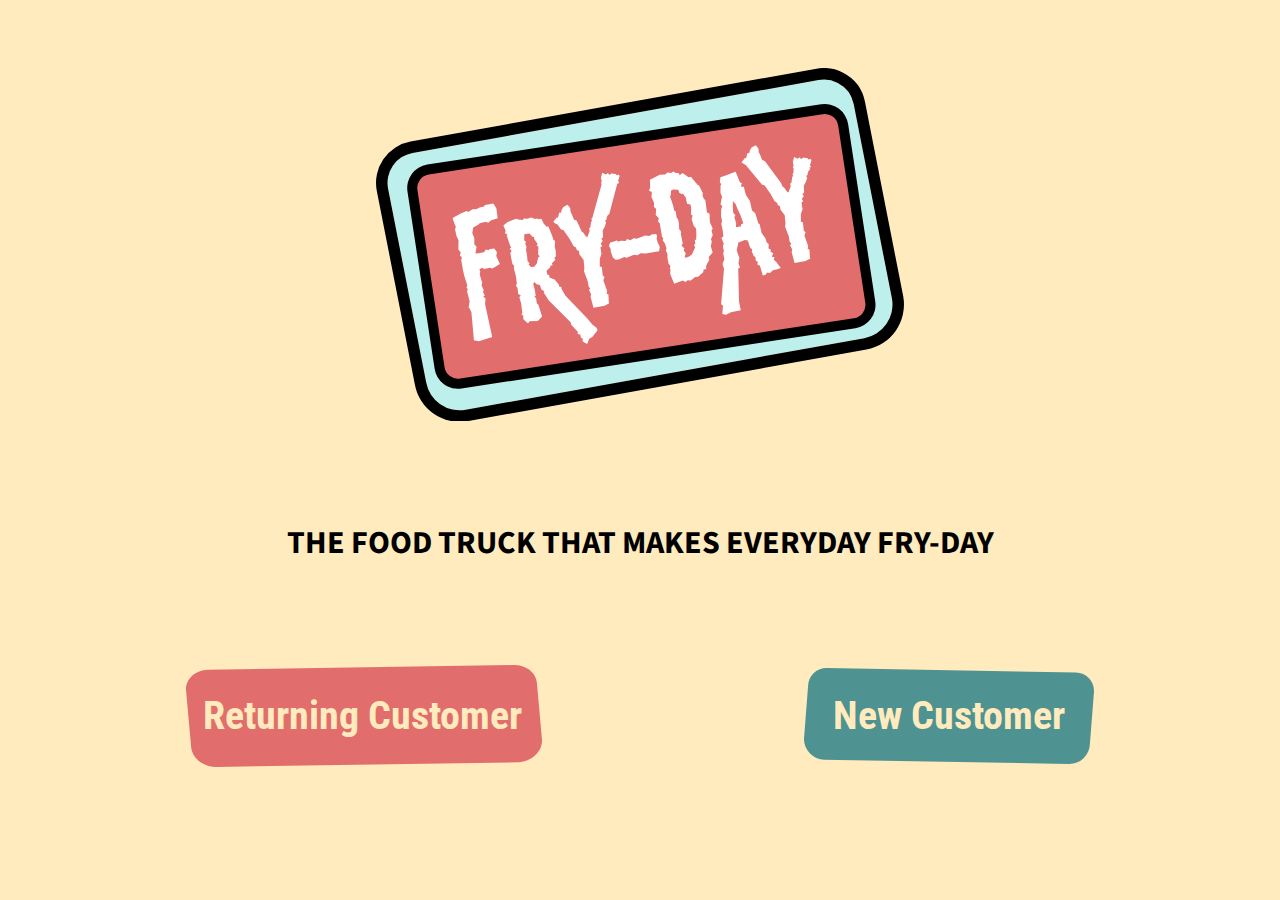
<file: index.html>
<!doctype html>
<html class="no-js" lang="">

<head>
  <meta charset="utf-8">
  <title>FRY-DAY</title>
  <meta name="description" content="">
  <meta name="viewport" content="width=device-width, initial-scale=1">
  <link rel="stylesheet" href="css/normalize.css">
  <link rel="stylesheet" href="css/defaults.css">
  <link rel="stylesheet" href="css/main.css">
  <link rel="preconnect" href="https://fonts.gstatic.com">
<link href="https://fonts.googleapis.com/css2?family=Source+Sans+Pro:ital,wght@0,200;0,300;0,400;0,600;0,700;0,900;1,200;1,300;1,400;1,600;1,700;1,900&display=swap" rel="stylesheet"> 
 <link rel="preconnect" href="https://fonts.gstatic.com">
<link href="https://fonts.googleapis.com/css2?family=Roboto+Condensed:ital,wght@0,300;0,400;0,700;1,300;1,400;1,700&family=Source+Sans+Pro:ital,wght@0,200;0,300;0,400;0,600;0,700;0,900;1,200;1,300;1,400;1,600;1,700;1,900&display=swap" rel="stylesheet">

  <meta name="theme-color" content="#fafafa">
</head>

<body class="page-login">

<main>
<div class="logo"><svg xmlns="http://www.w3.org/2000/svg" viewBox="0 0 427.982 286.833">
  <g id="Group_39" data-name="Group 39" transform="translate(-1108.248 -1297.77)">
    <path id="Path_145" data-name="Path 145" d="M1504.14,1516.772l-323.133,58.055a27.642,27.642,0,0,1-32.1-22.32L1118.05,1395.6a24.611,24.611,0,0,1,19.8-28.973l329.106-59.131a24.611,24.611,0,0,1,28.5,19.475l31.009,157.7A27.648,27.648,0,0,1,1504.14,1516.772Z" fill="#bdefec"/>
    <path id="Path_146" data-name="Path 146" d="M1482.579,1309.841a24.572,24.572,0,0,1,12.875,17.13l31.009,157.7a27.648,27.648,0,0,1-22.323,32.1l-323.133,58.056a27.641,27.641,0,0,1-32.1-22.321L1118.05,1395.6a24.611,24.611,0,0,1,19.8-28.973l329.106-59.131a24.51,24.51,0,0,1,15.626,2.345m4.279-8.288h0a33.632,33.632,0,0,0-21.553-3.237l-329.107,59.13a33.939,33.939,0,0,0-27.3,39.953l30.844,156.839a36.966,36.966,0,0,0,42.915,29.77l323.132-58.055a37.019,37.019,0,0,0,29.854-42.936l-.013-.075-.015-.074-31.009-157.7a33.772,33.772,0,0,0-17.748-23.619Z"/>
    <path id="Path_147" data-name="Path 147" d="M1496.243,1504.675l-319.251,48.88a15.058,15.058,0,0,1-17.192-12.64l-22.013-143.646a15.114,15.114,0,0,1,12.64-17.191l319.279-48.865a15.094,15.094,0,0,1,17.192,12.64l21.985,143.631A15.057,15.057,0,0,1,1496.243,1504.675Z" fill="#e26d6d"/>
    <path id="Path_148" data-name="Path 148" d="M1165.939,1555.7a19.487,19.487,0,0,1-2.612-1.624,18.984,18.984,0,0,1-7.562-12.555l-22.012-143.631a19.22,19.22,0,0,1,16.061-21.845l319.275-48.864a19.2,19.2,0,0,1,21.843,16.057l21.985,143.63a19.138,19.138,0,0,1-16.056,21.843l-319.252,48.88A19.054,19.054,0,0,1,1165.939,1555.7Zm311.074-219.352a10.959,10.959,0,0,0-6.693-1.1l-319.276,48.865a11.043,11.043,0,0,0-9.222,12.553l22.012,143.631a10.976,10.976,0,0,0,12.541,9.225l319.264-48.882a10.976,10.976,0,0,0,9.21-12.539l-21.985-143.63A11.009,11.009,0,0,0,1477.013,1336.346Z"/>
    <path id="Path_149" data-name="Path 149" d="M1206.842,1419.616l-5.144,1.657-2.511,1.968-1.982-.842-4.862,1.211-1.248,1.3-4.125,2.2-.636,4.631,1.6,3.747.015,5.253,1.861,2.02-.989,5.351,2.8-.11,4.18-.8,1.425-2.241,2.812.528-.19-.854,4.234-.558,2.229,3.094-.6,3.082,2.96,6.394-5.985,3.639-2.051-.571-4.67.913-1.737-.9-2.281,1.277.923,1.845-.582,1.412.679,3.053,1.345,4.319-.461,2.537,1.67,3.476-.528,1.655,1.506,2.743-1.275,1.18,1.846,1.385-.418,4.453,5.805,26.836-10.9,3.451-3.922-.923-2.058-22.667-1.438-3.016-.774-.595.743-5.3-2.064-8.131.678-1.562-1.114-1.545.68-1.562-2.555-8.022-1.006-4.52-1.4-8.023.517-2.294-1.6-1.439.76-2.351-1.97-2.51.011-3.977.123-3.489-1.672-3.473-1.2-5.378.719-1.955-.746-1.629-1.93-5.211,1.033-1.126,5.973-3.124,4.453-1.89,1.221.882,3.461-2.308,2.43-.028.977-.217,2.335-1.032,3.664-.816.612-1.29,1.343-.3,5.551-.981,2.473,4.194Z" fill="#fff"/>
    <path id="Path_150" data-name="Path 150" d="M1283.739,1515.607l-2.808,1.779-1.533,4.06-3.651-2.008.026-2.187-1.494-.948-.367-2.226-2.378-.882.462-1.386-5.527-5.822-.462-2.076-17.679-17.736-4.144-6.514.571-.9-2.31-1.153-1.385-3.924-2.593-.7-1.928-1.753-.855,1.344,1.184,4.739.841,4.94-1.059,1.006,1.344.855.586,4.356,1.276,1.128,3.058,9.7-3.584,3.489-6.623.194-1.237,1.942-3.734-3.53-.135-2.919-1.439-.7.7-1.44-.952-7.736-1.482-4.927L1225.6,1482l-2.132-.937-.449-4.9-1.292-1.766.665-2.2-.651-5.241-1.822-7.03.381-1.751-1.562-1.834-1.579-8.239.951-2.648-1.617-.923,1.276-1.18-.924-1.847-2.648-7.872.61-1.289-2.022-.45.542-2.17-1.835-4.208,3.474-2.826,5.038-2.145,2.321-.517,1.017.544.123-.027,3.936.407.516-1.143,3.1.081,3-.925,3.218,1.208,1.563-.476,1.318.735,2.2-.49,1.928,4.058,2.363,2.552,1.342-.3,3.03,7.274.979,3.243,1.426,1.223-.23,5.309.789,2.387.149,4.711-1.343,1.453.938,1.331-2.837,2.81.531,1.806-1.765.136-.069,1.426-3.107,2.742.68,3.055,1.56.678.137,1.765,4.208,1.626,3.45,3.977.135,1.765,1.846.231.231,1.615,3.166,5.58,17.872,18.59,3.883,4.776,3.571,2.8.651,1.779Zm-45.252-73.659.8-1.587-2.962-4.085.285-1.6-1.574-.165-2.363-2.549-4.237.556-.011,5.133,1.548,1.193-.814.952,1.045,2.971-.34,2.512.7,3.691.613,5.636,1.576,1.316-.79,1.072,1.889,2.145,2.646-.2,2.1-2.648,1.07-4.982,1.33-.937-1.358-1.493.123-3.489.133-2.85Z" fill="#fff"/>
    <path id="Path_151" data-name="Path 151" d="M1304.518,1389.445l.842,1.479-1.533.6-6.476,24.506-1.277,1.183-1.1,2.553.312.826-1.451.965.964,1.451-1.058,3.314-1.724,3.2.313,5.445-1.425,1.087,1.073,1.94-1.48,2,1.008,2.212-1.359.815.857,5.579-1.342,3.76-.012,6.287,1.627.406.764,6.882,1.453,1.343-.978,2.525,3.083,8.674-.446,2.024,1.495.95.3,5.96.364,1.073-3.787,2-9,1.616-2.35-8.837.449-2.021-1.7-3.6,1.005-1.248-1.33-1.371-.682-4.209-3.152-8.4.422-2.144-.641-6.909-3.461-4.616-.328-2.621-1.71-.773-.734-2.145-1.942-1.234-3.4-6.039-4.684-6.651-2.228-.787-2.659-3.9-2.16-1.06-1.275-1.125,2.916-3.6.773.595,1.18-4.491,1.454.189.326-2,1.464-2.633,3.449-1.793,2.117,2.6.369,3.383.474.407,2.281,5.645,2.078.692,2.732,5.932,1.315,3.04,1.142.516,2.254,3.218,1.221.882,1.927-5.173-.462-2.077.99-.735.6-4.236.8-1.587-.64-1.14.868-.706,7.617-27.455-.64-1.14.693-.925-.679-3.053,1.018-4.074,2.877,1.413,1.912-1.2.749,1.628,2.009-1.343,3.447.513,1.033,1.182,1.114-.76,1,1.059Z" fill="#fff"/>
    <path id="Path_152" data-name="Path 152" d="M1337.706,1446.389l-11.037,1.689-3.882-.164-2.592,1.6-2.757-.285-6.161,2.27-2.228-.787-.517,1.14-.962-.3-.625.652-2.241.882-2.28.124-2.2-1.819-1.8-5.239.216-1.331-1.509-2.742.829-2.621,5.634-1.766,1.221.882,1.749-.773,4.034.257,1.166-1.671,2.648.951,2.835-1.659,2.174.544,7.113-2.61,3.393.273,1.67-1.142,3.9-.354.585,2.049-.435,1.508,1.088,3.732,1.561,2.986Z" fill="#fff"/>
    <path id="Path_153" data-name="Path 153" d="M1378.9,1422.894l2.269,5.01-.951,1.494.993,3.882-.8,1.587-.65,1.685.678,1.9-.8,3.9,1.508,5.051-3.189,3.53.489,2.2-2.616,4.943.052,2.551-2.264.762.012,1.792-4.261,3.9-2.4.148-3.5,2.7-2.605-.191-1.738,1.415-2.28-1.033-6.871,2.554-3.34-8.1.392-3.422-.474-.407.31-2.635-1.507-1.586-.869-5.063.038-2.7-1.343-3.163.528-1.655-1.235-3.828-1.875-2.661.582-1.412-1.112-1.548-1.754-10.765-1.48-1.466.677-2.713-2.511-2.648.31-4.939-1.778-1.658.052-3.215-2.064-4.672.379-4.058-2.429-1.126,1-2.4-.137-6.381,7.941-4.074,4.287-.316,1.955-1.589,2.908.381,1.79-1.168,2.064,1.207,2.184.026,1.019,1.7,2.2-1.644,4.956,3.256,1.831-.408,5.772,6.922.611-.136,3.206,6.339-.095,2.457,1.236,2.674.9.571.624,3.964.6,4.995.449,1.44,1.8.624Zm-13.046,3.032-1.766-5.635.774-2.863-1.344-.855.2-5.43-.625-2.81-2.66-.434-1.141-5.131-2.2-2.972-.027-.123-1.343.3-1.671-1.166-.759-2.268-4.061-.379-1.845.923.028,2.43-.842,3.137.477.406,1.97,5.973.952,4.278,1.317.732.544,4.752,1.289,1.763.68,3.056.206,4.953,1.126,1.032.53,1.806-.379.6,1.589,7.724-.964,2.009,1.6,1.439.733.991-.555,1.535,1.643,2.2-.843,3.136.9.571,2.729-.994,2.2-1.643,2.672-5.851-.9-1.722,1.043-1.644-.462-2.076,1.154-1.156.107-4.127-.217-4.438Z" fill="#fff"/>
    <path id="Path_154" data-name="Path 154" d="M1432.9,1461.005l-2.932.653-2.334,2.186-2.117-.3-1.657,1.778-2.049.584-2.378-7.805-2.187-1.18.6-1.929-1.821-1.261-.175-2.526-1.4-1.1-1.631-3.869.49-1.263-1.726-1.411-1.97-5.972-2.39-.368-5.211,1.93-1.344,6.068.8,3.029,1.372,3.285-.787,4.533,1.277,3.435-1.479.842.691,26.934,1.4,6.866-7.968,1.647-3.935,1.9-3.055-.474.513-6.911-1.521-1.071,2.365-28.768-1.238-3.827,1.56-3.938-.978-4.4.542-2.17-.843-3.787.815-2.1-1.941-4.7,1.612-1.386-.68-5.361-1.06-4.766.64-2.321-.87-3.91.159-5.037.788-3.379-1.371-.978,1.26-6.433-1.236-2.674.012-6.288.664-1.044-1.234-1.52.472-4.209,4.807-1.453,6.23-2.54,1.345-.3,3.394,8.347,1.617.923-.8,2.741,2.457.094.979,4.4.814,2.51,3.1,4.7,1.685,7.573,2.674,2.225,2.487,8.294.992.421.816,3.666.87,3.91.352.434,2.553,3.406,1.208,3.706,1.549,1.195-.12,3.489,1.736.893-.08,1.942,2.186,1.18-1.166,2.825,2.266.392-.746,1.835,2.1,1.966,3.668,4.956Zm-29.281-44-1.955-4.181L1399.7,1408l-2.186-2.334.014,6.408.4,3.5,1.723,1.412-.9,1.737,1.429,4.684-.177,3.244,1.427.069,2.687-.6-.054-1.4,1.94-1.073Z" fill="#fff"/>
    <path id="Path_155" data-name="Path 155" d="M1460.036,1376.627l.842,1.479-1.533.6,1.005,1.056-1.277,1.183-1.1,2.553.312.826-1.452.965.965,1.451-1.058,3.314-1.724,3.2.313,5.445-1.425,1.087,1.073,1.94-1.477,1.995,1.005,2.213-1.359.815.857,5.579-1.342,3.76-.012,6.287,1.627.406.764,6.882,1.453,1.343-.979,2.525,3.084,8.674-.446,2.023,1.494.951.3,5.96.367,1.073-3.785,2-9,1.616-2.35-8.837.45-2.021-1.7-3.6,1.005-1.248-1.33-1.371-.682-4.209-3.152-8.4.422-2.144-.641-6.909-3.461-4.616-.328-2.621-1.71-.774-.735-2.144-1.941-1.234-3.394-6.04-4.686-6.65-2.228-.787-13.109-15.9-2.16-1.06-1.276-1.125,2.916-3.6.774.595,1.18-4.491,1.453.189.326-2,1.464-2.633,3.45-1.793,2.117,2.6.368,3.382.475.407,2.281,5.646,2.078.692,13.181,17.938,1.315,3.041,1.143.516,2.254,3.218,1.221.882,1.927-5.173-.462-2.077.99-.735.6-4.236.8-1.587-.64-1.14.868-.706.136-4.005-.64-1.14.694-.924-.68-3.053,1.018-4.075L1450,1371.3l1.913-1.2.748,1.629,2.009-1.343,3.447.512,1.033,1.182,1.114-.76,1,1.059Z" fill="#fff"/>
  </g>
</svg>
</div>


  <h2>The Food truck that makes everyday fry-day</h2>

  <div class="buttons-main">
    <a href="index-returning.html">Returning Customer</a>
    <a href="index-new.html">New Customer</a>
  </div>

</main>


  <!-- Related JavaScript files -->
  <script src="js/vendor/modernizr-3.11.2.min.js"></script>
  <script src="js/plugins.js"></script>
  <script src="js/main.js"></script>

  <!-- Google Analytics: change UA-XXXXX-Y to be your site's ID. -->
  <script>
    window.ga = function () { ga.q.push(arguments) }; ga.q = []; ga.l = +new Date;
    ga('create', 'UA-XXXXX-Y', 'auto'); ga('set', 'anonymizeIp', true); ga('set', 'transport', 'beacon'); ga('send', 'pageview')
  </script>
  <script src="https://www.google-analytics.com/analytics.js" async></script>

</body>

</html>
</file>
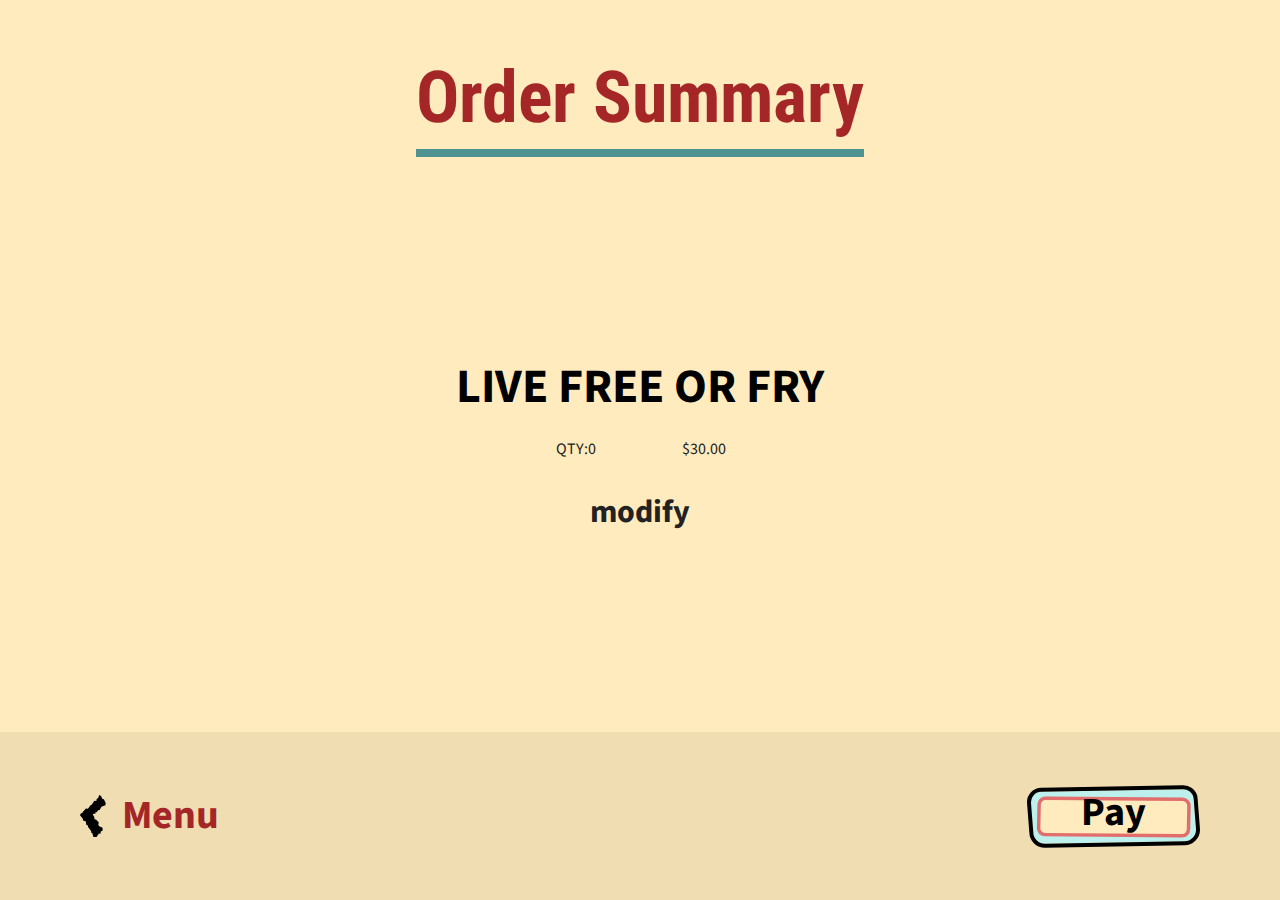
<file: index-cart.html>
<!doctype html>
<html class="no-js" lang="">

<head>
  <meta charset="utf-8">
  <title>FRY-DAY</title>
  <meta name="description" content="">
  <meta name="viewport" content="width=device-width, initial-scale=1">
  <link rel="stylesheet" href="css/normalize.css">
  <link rel="stylesheet" href="css/defaults.css">
  <link rel="stylesheet" href="css/main.css">
  <link rel="preconnect" href="https://fonts.gstatic.com">
<link href="https://fonts.googleapis.com/css2?family=Source+Sans+Pro:ital,wght@0,200;0,300;0,400;0,600;0,700;0,900;1,200;1,300;1,400;1,600;1,700;1,900&display=swap" rel="stylesheet"> 
 <link rel="preconnect" href="https://fonts.gstatic.com">
<link href="https://fonts.googleapis.com/css2?family=Roboto+Condensed:ital,wght@0,300;0,400;0,700;1,300;1,400;1,700&family=Source+Sans+Pro:ital,wght@0,200;0,300;0,400;0,600;0,700;0,900;1,200;1,300;1,400;1,600;1,700;1,900&display=swap" rel="stylesheet">

  <meta name="theme-color" content="#fafafa">
</head>

<body class="page-cart">

<header>
  <h1>Order Summary</h1>
</header>

<main>


  <h2>Live Free or Fry</h2>

  <div class="qty">
    <p>QTY:<span>0</span></p> 
  </div>

  <div class="price">$30.00</div>

  <h6>modify</h6>

  

</main>


<footer>
  <div class="backarrow">
    <svg xmlns="http://www.w3.org/2000/svg" width="25.763" height="42.631" viewBox="0 0 25.763 42.631">
      <g id="Group_28" data-name="Group 28" transform="translate(-465.4 -298.664)">
        <path id="Path_94" data-name="Path 94" d="M490.754,308.887l-3.885,1.534-1.84,3.169H483.9l-1.84,2.249h-1.227v1.534h-1.943l-.715.716,1.738,3.067-.306,1.431.715.307,1.329.613,2.658,2.658-.716,1.942,1.329,2.147,2.862.92.409,2.76-2.147,1.533.1,1.738-1.943.307-2.76,3.783H479.1l-1.534-4.8h-1.125l.2-1.534-1.431-2.147-1.738-2.147-.307-1.84-1.431-.1-.511-3.578-3.067-1.124.307-1.431-3.067-3.68.92-1.942,1.227-.1.613-1.329,3.17-3.374,2.045.2,2.556-3.578.92-.1,1.227-1.738,1.738-2.454,1.942.1.2-1.738,1.738-1.534.92-2.658,1.84.92,1.329,3.067,1.534.2,1.84,4.089Z" transform="translate(0)"/>
      </g>
    </svg>
  </div>
  
  
  <a href="index-home.html">Menu</a>
  <a class="cart-button-pay" href="index-checkout.html">Pay</a>


</footer>
  <!-- Related JavaScript files -->
  <script src="js/vendor/modernizr-3.11.2.min.js"></script>
  <script src="js/plugins.js"></script>
  <script src="js/main.js"></script>

  <!-- Google Analytics: change UA-XXXXX-Y to be your site's ID. -->
  <script>
    window.ga = function () { ga.q.push(arguments) }; ga.q = []; ga.l = +new Date;
    ga('create', 'UA-XXXXX-Y', 'auto'); ga('set', 'anonymizeIp', true); ga('set', 'transport', 'beacon'); ga('send', 'pageview')
  </script>
  <script src="https://www.google-analytics.com/analytics.js" async></script>

</body>

</html>
</file>
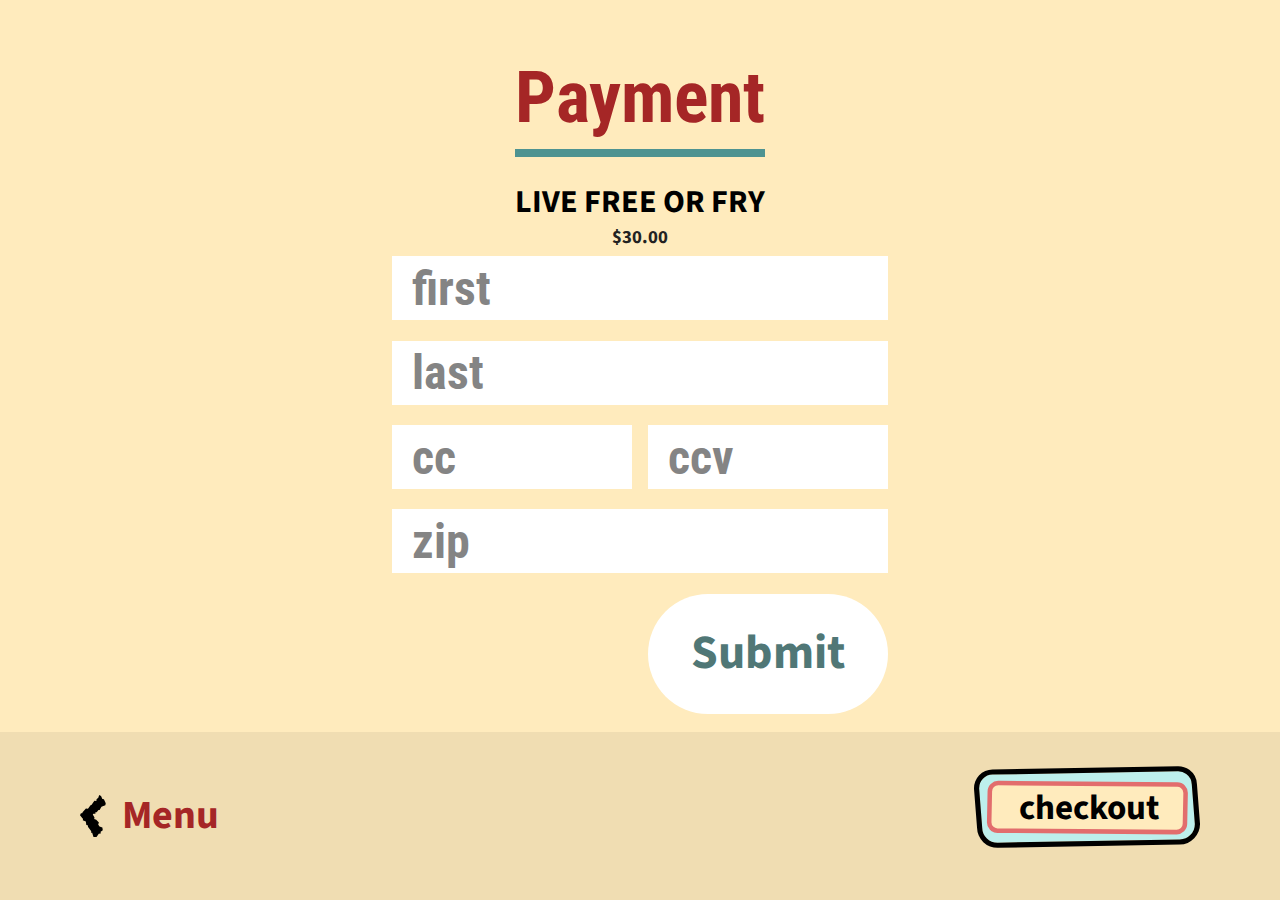
<file: index-checkout.html>
<!doctype html>
<html class="no-js" lang="">

<head>
  <meta charset="utf-8">
  <title>FRY-DAY</title>
  <meta name="description" content="">
  <meta name="viewport" content="width=device-width, initial-scale=1">
  <link rel="stylesheet" href="css/normalize.css">
  <link rel="stylesheet" href="css/defaults.css">
  <link rel="stylesheet" href="css/main.css">
  <link rel="preconnect" href="https://fonts.gstatic.com">
<link href="https://fonts.googleapis.com/css2?family=Source+Sans+Pro:ital,wght@0,200;0,300;0,400;0,600;0,700;0,900;1,200;1,300;1,400;1,600;1,700;1,900&display=swap" rel="stylesheet"> 
 <link rel="preconnect" href="https://fonts.gstatic.com">
<link href="https://fonts.googleapis.com/css2?family=Roboto+Condensed:ital,wght@0,300;0,400;0,700;1,300;1,400;1,700&family=Source+Sans+Pro:ital,wght@0,200;0,300;0,400;0,600;0,700;0,900;1,200;1,300;1,400;1,600;1,700;1,900&display=swap" rel="stylesheet">

  <meta name="theme-color" content="#fafafa">
</head>

<body class="page-payment">

<header><h1>Payment</h1>
</header>

<main>


  <h2>Live Free or Fry</h2>
  <div class = "price">
    <h3><span>$</span>30.00<h3>
    </div>


<form>
  <label for ="name" class="sr-only">Name</label>
  <input type = "text" id="namer" name="namer" value="first">
  <input type = "text" id="last" name="last" value="last">

  <div class="credit">
    <input type = "text" id="cc" name="cc" value="cc">
    <input type = "text" id="ccv" name="ccv" value="ccv">
  </div>
  
  <input type = "text" id="zip" name="zip" value="zip">

  <button class="go" type="submit">Submit</button>
</form>
  

</main>


<footer>
  <div class="backarrow">
    <svg xmlns="http://www.w3.org/2000/svg" width="25.763" height="42.631" viewBox="0 0 25.763 42.631">
      <g id="Group_28" data-name="Group 28" transform="translate(-465.4 -298.664)">
        <path id="Path_94" data-name="Path 94" d="M490.754,308.887l-3.885,1.534-1.84,3.169H483.9l-1.84,2.249h-1.227v1.534h-1.943l-.715.716,1.738,3.067-.306,1.431.715.307,1.329.613,2.658,2.658-.716,1.942,1.329,2.147,2.862.92.409,2.76-2.147,1.533.1,1.738-1.943.307-2.76,3.783H479.1l-1.534-4.8h-1.125l.2-1.534-1.431-2.147-1.738-2.147-.307-1.84-1.431-.1-.511-3.578-3.067-1.124.307-1.431-3.067-3.68.92-1.942,1.227-.1.613-1.329,3.17-3.374,2.045.2,2.556-3.578.92-.1,1.227-1.738,1.738-2.454,1.942.1.2-1.738,1.738-1.534.92-2.658,1.84.92,1.329,3.067,1.534.2,1.84,4.089Z" transform="translate(0)"/>
      </g>
    </svg>
  </div>
  
  
  <a href="index-home.html">Menu</a>
  <a class="add-cart-button-last" href="index-confirm.html">checkout</a>


</footer>
  <!-- Related JavaScript files -->
  <script src="js/vendor/modernizr-3.11.2.min.js"></script>
  <script src="js/plugins.js"></script>
  <script src="js/pay.js"></script>
  <script src="js/main.js"></script>

  <!-- Google Analytics: change UA-XXXXX-Y to be your site's ID. -->
  <script>
    window.ga = function () { ga.q.push(arguments) }; ga.q = []; ga.l = +new Date;
    ga('create', 'UA-XXXXX-Y', 'auto'); ga('set', 'anonymizeIp', true); ga('set', 'transport', 'beacon'); ga('send', 'pageview')
  </script>
  <script src="https://www.google-analytics.com/analytics.js" async></script>

</body>

</html>
</file>
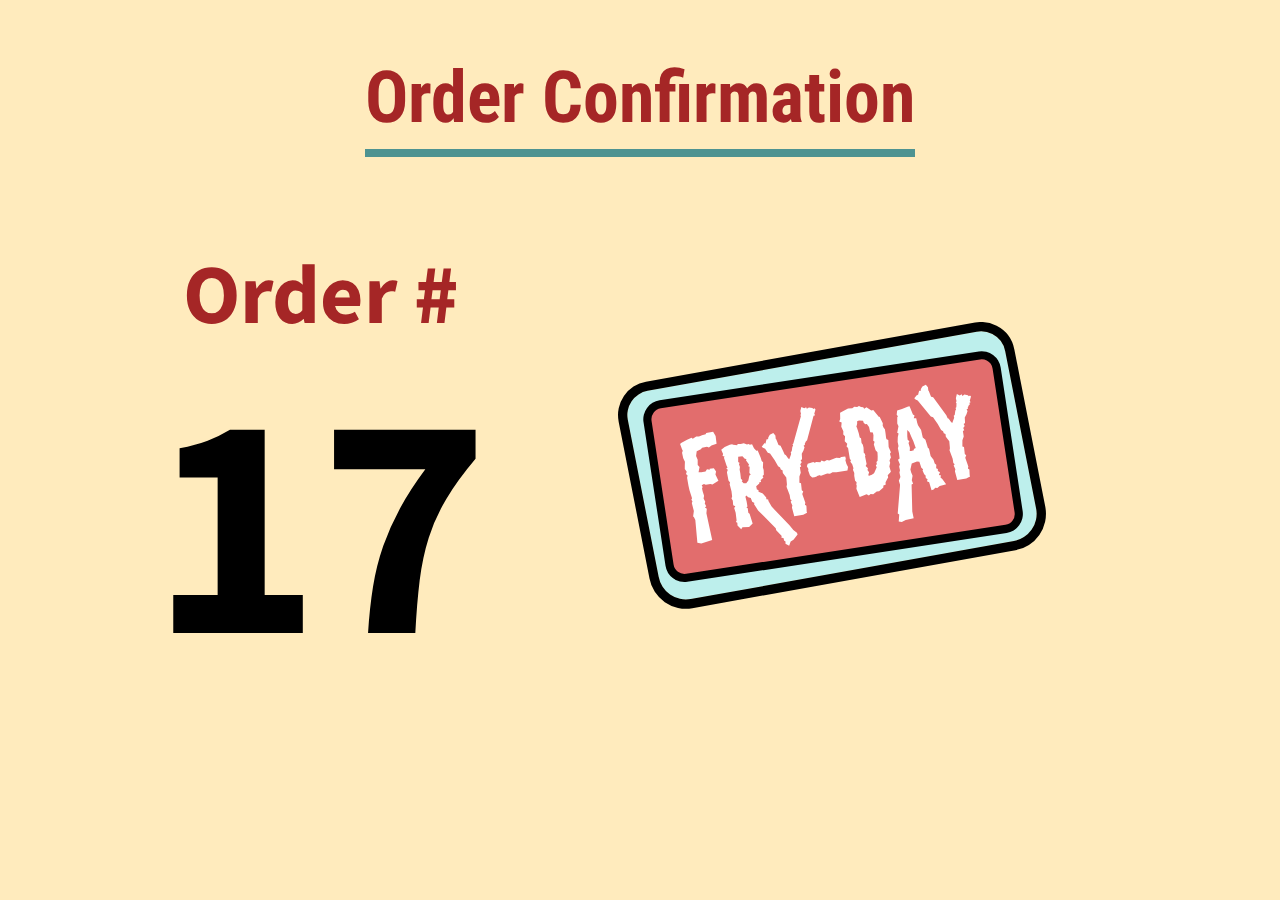
<file: index-confirm.html>
<!doctype html>
<html class="no-js" lang="">

<head>
  <meta charset="utf-8">
  <title>FRY-DAY</title>
  <meta name="description" content="">
  <meta name="viewport" content="width=device-width, initial-scale=1">
  <link rel="stylesheet" href="css/normalize.css">
  <link rel="stylesheet" href="css/defaults.css">
  <link rel="stylesheet" href="css/main.css">
  <link rel="preconnect" href="https://fonts.gstatic.com">
<link href="https://fonts.googleapis.com/css2?family=Source+Sans+Pro:ital,wght@0,200;0,300;0,400;0,600;0,700;0,900;1,200;1,300;1,400;1,600;1,700;1,900&display=swap" rel="stylesheet"> 
 <link rel="preconnect" href="https://fonts.gstatic.com">
<link href="https://fonts.googleapis.com/css2?family=Roboto+Condensed:ital,wght@0,300;0,400;0,700;1,300;1,400;1,700&family=Source+Sans+Pro:ital,wght@0,200;0,300;0,400;0,600;0,700;0,900;1,200;1,300;1,400;1,600;1,700;1,900&display=swap" rel="stylesheet">

  <meta name="theme-color" content="#fafafa">
</head>

<body class="page-confirm">

<header><h1>Order Confirmation</h1>
</header>

<main>

  <h1>Order #</h1>
  <h2>17</h2>

<div class="logo">
  <svg xmlns="http://www.w3.org/2000/svg" width="427.982" height="286.833" viewBox="0 0 427.982 286.833">
  <g id="Group_39" data-name="Group 39" transform="translate(-1108.248 -1297.77)">
    <path id="Path_145" data-name="Path 145" d="M1504.14,1516.772l-323.133,58.055a27.642,27.642,0,0,1-32.1-22.32L1118.05,1395.6a24.611,24.611,0,0,1,19.8-28.973l329.106-59.131a24.611,24.611,0,0,1,28.5,19.475l31.009,157.7A27.648,27.648,0,0,1,1504.14,1516.772Z" fill="#bdefec"/>
    <path id="Path_146" data-name="Path 146" d="M1482.579,1309.841a24.572,24.572,0,0,1,12.875,17.13l31.009,157.7a27.648,27.648,0,0,1-22.323,32.1l-323.133,58.056a27.641,27.641,0,0,1-32.1-22.321L1118.05,1395.6a24.611,24.611,0,0,1,19.8-28.973l329.106-59.131a24.51,24.51,0,0,1,15.626,2.345m4.279-8.288h0a33.632,33.632,0,0,0-21.553-3.237l-329.107,59.13a33.939,33.939,0,0,0-27.3,39.953l30.844,156.839a36.966,36.966,0,0,0,42.915,29.77l323.132-58.055a37.019,37.019,0,0,0,29.854-42.936l-.013-.075-.015-.074-31.009-157.7a33.772,33.772,0,0,0-17.748-23.619Z"/>
    <path id="Path_147" data-name="Path 147" d="M1496.243,1504.675l-319.251,48.88a15.058,15.058,0,0,1-17.192-12.64l-22.013-143.646a15.114,15.114,0,0,1,12.64-17.191l319.279-48.865a15.094,15.094,0,0,1,17.192,12.64l21.985,143.631A15.057,15.057,0,0,1,1496.243,1504.675Z" fill="#e26d6d"/>
    <path id="Path_148" data-name="Path 148" d="M1165.939,1555.7a19.487,19.487,0,0,1-2.612-1.624,18.984,18.984,0,0,1-7.562-12.555l-22.012-143.631a19.22,19.22,0,0,1,16.061-21.845l319.275-48.864a19.2,19.2,0,0,1,21.843,16.057l21.985,143.63a19.138,19.138,0,0,1-16.056,21.843l-319.252,48.88A19.054,19.054,0,0,1,1165.939,1555.7Zm311.074-219.352a10.959,10.959,0,0,0-6.693-1.1l-319.276,48.865a11.043,11.043,0,0,0-9.222,12.553l22.012,143.631a10.976,10.976,0,0,0,12.541,9.225l319.264-48.882a10.976,10.976,0,0,0,9.21-12.539l-21.985-143.63A11.009,11.009,0,0,0,1477.013,1336.346Z"/>
    <path id="Path_149" data-name="Path 149" d="M1206.842,1419.616l-5.144,1.657-2.511,1.968-1.982-.842-4.862,1.211-1.248,1.3-4.125,2.2-.636,4.631,1.6,3.747.015,5.253,1.861,2.02-.989,5.351,2.8-.11,4.18-.8,1.425-2.241,2.812.528-.19-.854,4.234-.558,2.229,3.094-.6,3.082,2.96,6.394-5.985,3.639-2.051-.571-4.67.913-1.737-.9-2.281,1.277.923,1.845-.582,1.412.679,3.053,1.345,4.319-.461,2.537,1.67,3.476-.528,1.655,1.506,2.743-1.275,1.18,1.846,1.385-.418,4.453,5.805,26.836-10.9,3.451-3.922-.923-2.058-22.667-1.438-3.016-.774-.595.743-5.3-2.064-8.131.678-1.562-1.114-1.545.68-1.562-2.555-8.022-1.006-4.52-1.4-8.023.517-2.294-1.6-1.439.76-2.351-1.97-2.51.011-3.977.123-3.489-1.672-3.473-1.2-5.378.719-1.955-.746-1.629-1.93-5.211,1.033-1.126,5.973-3.124,4.453-1.89,1.221.882,3.461-2.308,2.43-.028.977-.217,2.335-1.032,3.664-.816.612-1.29,1.343-.3,5.551-.981,2.473,4.194Z" fill="#fff"/>
    <path id="Path_150" data-name="Path 150" d="M1283.739,1515.607l-2.808,1.779-1.533,4.06-3.651-2.008.026-2.187-1.494-.948-.367-2.226-2.378-.882.462-1.386-5.527-5.822-.462-2.076-17.679-17.736-4.144-6.514.571-.9-2.31-1.153-1.385-3.924-2.593-.7-1.928-1.753-.855,1.344,1.184,4.739.841,4.94-1.059,1.006,1.344.855.586,4.356,1.276,1.128,3.058,9.7-3.584,3.489-6.623.194-1.237,1.942-3.734-3.53-.135-2.919-1.439-.7.7-1.44-.952-7.736-1.482-4.927L1225.6,1482l-2.132-.937-.449-4.9-1.292-1.766.665-2.2-.651-5.241-1.822-7.03.381-1.751-1.562-1.834-1.579-8.239.951-2.648-1.617-.923,1.276-1.18-.924-1.847-2.648-7.872.61-1.289-2.022-.45.542-2.17-1.835-4.208,3.474-2.826,5.038-2.145,2.321-.517,1.017.544.123-.027,3.936.407.516-1.143,3.1.081,3-.925,3.218,1.208,1.563-.476,1.318.735,2.2-.49,1.928,4.058,2.363,2.552,1.342-.3,3.03,7.274.979,3.243,1.426,1.223-.23,5.309.789,2.387.149,4.711-1.343,1.453.938,1.331-2.837,2.81.531,1.806-1.765.136-.069,1.426-3.107,2.742.68,3.055,1.56.678.137,1.765,4.208,1.626,3.45,3.977.135,1.765,1.846.231.231,1.615,3.166,5.58,17.872,18.59,3.883,4.776,3.571,2.8.651,1.779Zm-45.252-73.659.8-1.587-2.962-4.085.285-1.6-1.574-.165-2.363-2.549-4.237.556-.011,5.133,1.548,1.193-.814.952,1.045,2.971-.34,2.512.7,3.691.613,5.636,1.576,1.316-.79,1.072,1.889,2.145,2.646-.2,2.1-2.648,1.07-4.982,1.33-.937-1.358-1.493.123-3.489.133-2.85Z" fill="#fff"/>
    <path id="Path_151" data-name="Path 151" d="M1304.518,1389.445l.842,1.479-1.533.6-6.476,24.506-1.277,1.183-1.1,2.553.312.826-1.451.965.964,1.451-1.058,3.314-1.724,3.2.313,5.445-1.425,1.087,1.073,1.94-1.48,2,1.008,2.212-1.359.815.857,5.579-1.342,3.76-.012,6.287,1.627.406.764,6.882,1.453,1.343-.978,2.525,3.083,8.674-.446,2.024,1.495.95.3,5.96.364,1.073-3.787,2-9,1.616-2.35-8.837.449-2.021-1.7-3.6,1.005-1.248-1.33-1.371-.682-4.209-3.152-8.4.422-2.144-.641-6.909-3.461-4.616-.328-2.621-1.71-.773-.734-2.145-1.942-1.234-3.4-6.039-4.684-6.651-2.228-.787-2.659-3.9-2.16-1.06-1.275-1.125,2.916-3.6.773.595,1.18-4.491,1.454.189.326-2,1.464-2.633,3.449-1.793,2.117,2.6.369,3.383.474.407,2.281,5.645,2.078.692,2.732,5.932,1.315,3.04,1.142.516,2.254,3.218,1.221.882,1.927-5.173-.462-2.077.99-.735.6-4.236.8-1.587-.64-1.14.868-.706,7.617-27.455-.64-1.14.693-.925-.679-3.053,1.018-4.074,2.877,1.413,1.912-1.2.749,1.628,2.009-1.343,3.447.513,1.033,1.182,1.114-.76,1,1.059Z" fill="#fff"/>
    <path id="Path_152" data-name="Path 152" d="M1337.706,1446.389l-11.037,1.689-3.882-.164-2.592,1.6-2.757-.285-6.161,2.27-2.228-.787-.517,1.14-.962-.3-.625.652-2.241.882-2.28.124-2.2-1.819-1.8-5.239.216-1.331-1.509-2.742.829-2.621,5.634-1.766,1.221.882,1.749-.773,4.034.257,1.166-1.671,2.648.951,2.835-1.659,2.174.544,7.113-2.61,3.393.273,1.67-1.142,3.9-.354.585,2.049-.435,1.508,1.088,3.732,1.561,2.986Z" fill="#fff"/>
    <path id="Path_153" data-name="Path 153" d="M1378.9,1422.894l2.269,5.01-.951,1.494.993,3.882-.8,1.587-.65,1.685.678,1.9-.8,3.9,1.508,5.051-3.189,3.53.489,2.2-2.616,4.943.052,2.551-2.264.762.012,1.792-4.261,3.9-2.4.148-3.5,2.7-2.605-.191-1.738,1.415-2.28-1.033-6.871,2.554-3.34-8.1.392-3.422-.474-.407.31-2.635-1.507-1.586-.869-5.063.038-2.7-1.343-3.163.528-1.655-1.235-3.828-1.875-2.661.582-1.412-1.112-1.548-1.754-10.765-1.48-1.466.677-2.713-2.511-2.648.31-4.939-1.778-1.658.052-3.215-2.064-4.672.379-4.058-2.429-1.126,1-2.4-.137-6.381,7.941-4.074,4.287-.316,1.955-1.589,2.908.381,1.79-1.168,2.064,1.207,2.184.026,1.019,1.7,2.2-1.644,4.956,3.256,1.831-.408,5.772,6.922.611-.136,3.206,6.339-.095,2.457,1.236,2.674.9.571.624,3.964.6,4.995.449,1.44,1.8.624Zm-13.046,3.032-1.766-5.635.774-2.863-1.344-.855.2-5.43-.625-2.81-2.66-.434-1.141-5.131-2.2-2.972-.027-.123-1.343.3-1.671-1.166-.759-2.268-4.061-.379-1.845.923.028,2.43-.842,3.137.477.406,1.97,5.973.952,4.278,1.317.732.544,4.752,1.289,1.763.68,3.056.206,4.953,1.126,1.032.53,1.806-.379.6,1.589,7.724-.964,2.009,1.6,1.439.733.991-.555,1.535,1.643,2.2-.843,3.136.9.571,2.729-.994,2.2-1.643,2.672-5.851-.9-1.722,1.043-1.644-.462-2.076,1.154-1.156.107-4.127-.217-4.438Z" fill="#fff"/>
    <path id="Path_154" data-name="Path 154" d="M1432.9,1461.005l-2.932.653-2.334,2.186-2.117-.3-1.657,1.778-2.049.584-2.378-7.805-2.187-1.18.6-1.929-1.821-1.261-.175-2.526-1.4-1.1-1.631-3.869.49-1.263-1.726-1.411-1.97-5.972-2.39-.368-5.211,1.93-1.344,6.068.8,3.029,1.372,3.285-.787,4.533,1.277,3.435-1.479.842.691,26.934,1.4,6.866-7.968,1.647-3.935,1.9-3.055-.474.513-6.911-1.521-1.071,2.365-28.768-1.238-3.827,1.56-3.938-.978-4.4.542-2.17-.843-3.787.815-2.1-1.941-4.7,1.612-1.386-.68-5.361-1.06-4.766.64-2.321-.87-3.91.159-5.037.788-3.379-1.371-.978,1.26-6.433-1.236-2.674.012-6.288.664-1.044-1.234-1.52.472-4.209,4.807-1.453,6.23-2.54,1.345-.3,3.394,8.347,1.617.923-.8,2.741,2.457.094.979,4.4.814,2.51,3.1,4.7,1.685,7.573,2.674,2.225,2.487,8.294.992.421.816,3.666.87,3.91.352.434,2.553,3.406,1.208,3.706,1.549,1.195-.12,3.489,1.736.893-.08,1.942,2.186,1.18-1.166,2.825,2.266.392-.746,1.835,2.1,1.966,3.668,4.956Zm-29.281-44-1.955-4.181L1399.7,1408l-2.186-2.334.014,6.408.4,3.5,1.723,1.412-.9,1.737,1.429,4.684-.177,3.244,1.427.069,2.687-.6-.054-1.4,1.94-1.073Z" fill="#fff"/>
    <path id="Path_155" data-name="Path 155" d="M1460.036,1376.627l.842,1.479-1.533.6,1.005,1.056-1.277,1.183-1.1,2.553.312.826-1.452.965.965,1.451-1.058,3.314-1.724,3.2.313,5.445-1.425,1.087,1.073,1.94-1.477,1.995,1.005,2.213-1.359.815.857,5.579-1.342,3.76-.012,6.287,1.627.406.764,6.882,1.453,1.343-.979,2.525,3.084,8.674-.446,2.023,1.494.951.3,5.96.367,1.073-3.785,2-9,1.616-2.35-8.837.45-2.021-1.7-3.6,1.005-1.248-1.33-1.371-.682-4.209-3.152-8.4.422-2.144-.641-6.909-3.461-4.616-.328-2.621-1.71-.774-.735-2.144-1.941-1.234-3.394-6.04-4.686-6.65-2.228-.787-13.109-15.9-2.16-1.06-1.276-1.125,2.916-3.6.774.595,1.18-4.491,1.453.189.326-2,1.464-2.633,3.45-1.793,2.117,2.6.368,3.382.475.407,2.281,5.646,2.078.692,13.181,17.938,1.315,3.041,1.143.516,2.254,3.218,1.221.882,1.927-5.173-.462-2.077.99-.735.6-4.236.8-1.587-.64-1.14.868-.706.136-4.005-.64-1.14.694-.924-.68-3.053,1.018-4.075L1450,1371.3l1.913-1.2.748,1.629,2.009-1.343,3.447.512,1.033,1.182,1.114-.76,1,1.059Z" fill="#fff"/>
  </g>
</svg>
</div>

<!-- FRIDAY LOGO -->

</main>
  <!-- Related JavaScript files -->
  <script src="js/vendor/modernizr-3.11.2.min.js"></script>
  <script src="js/plugins.js"></script>
  <script src="js/main.js"></script>

  <!-- Google Analytics: change UA-XXXXX-Y to be your site's ID. -->
  <script>
    window.ga = function () { ga.q.push(arguments) }; ga.q = []; ga.l = +new Date;
    ga('create', 'UA-XXXXX-Y', 'auto'); ga('set', 'anonymizeIp', true); ga('set', 'transport', 'beacon'); ga('send', 'pageview')
  </script>
  <script src="https://www.google-analytics.com/analytics.js" async></script>

</body>

</html>
</file>
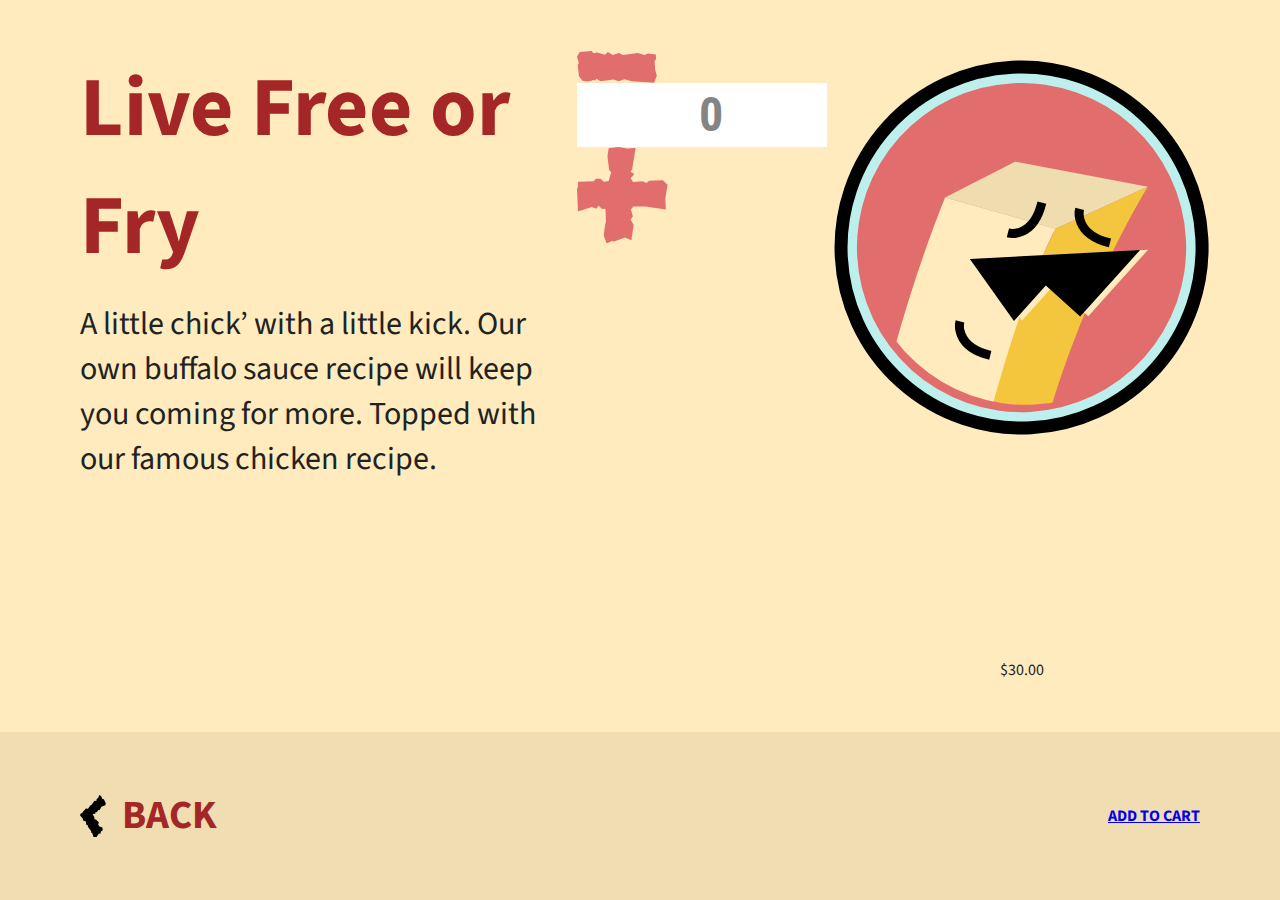
<file: index-qty.html>
<!doctype html>
<html class="no-js" lang="">

<head>
  <meta charset="utf-8">
  <title>FRY-DAY</title>
  <meta name="description" content="">
  <meta name="viewport" content="width=device-width, initial-scale=1">
  <link rel="stylesheet" href="css/normalize.css">
  <link rel="stylesheet" href="css/defaults.css">
  <link rel="stylesheet" href="css/main.css">
  <link rel="preconnect" href="https://fonts.gstatic.com">
<link href="https://fonts.googleapis.com/css2?family=Source+Sans+Pro:ital,wght@0,200;0,300;0,400;0,600;0,700;0,900;1,200;1,300;1,400;1,600;1,700;1,900&display=swap" rel="stylesheet"> 
 <link rel="preconnect" href="https://fonts.gstatic.com">
<link href="https://fonts.googleapis.com/css2?family=Roboto+Condensed:ital,wght@0,300;0,400;0,700;1,300;1,400;1,700&family=Source+Sans+Pro:ital,wght@0,200;0,300;0,400;0,600;0,700;0,900;1,200;1,300;1,400;1,600;1,700;1,900&display=swap" rel="stylesheet">

  <meta name="theme-color" content="#fafafa">
</head>

<body class="page-qty">

<header></header>

<main>

  <h1>Live Free or Fry</h1>

  <div class="fryguy">
    <svg xmlns="http://www.w3.org/2000/svg" xmlns:xlink="http://www.w3.org/1999/xlink" width="393.117" height="393.117" viewBox="0 0 393.117 393.117">
      <defs>
    <clipPath id="clip-path">
      <circle id="Ellipse_7" data-name="Ellipse 7" cx="164.606" cy="164.606" r="164.606" transform="translate(1015.062 223.588)" fill="none"/>
    </clipPath>
  </defs>
  <g id="Group_14" data-name="Group 14" transform="translate(-997.3 -136.679) rotate(-3)">
    <circle id="Ellipse_5" data-name="Ellipse 5" cx="180.527" cy="180.527" r="180.527" transform="translate(994.256 214.736)" fill="#bdefec" stroke="#000" stroke-miterlimit="10" stroke-width="13"/>
    <path id="Path_157" data-name="Path 157" d="M164.606,0A164.606,164.606,0,1,1,0,164.606,164.606,164.606,0,0,1,164.606,0Z" transform="translate(1010.177 230.658)" fill="#e26d6d"/>
    <g id="Group_12" data-name="Group 12">
      <g id="Group_11" data-name="Group 11" clip-path="url(#clip-path)">
        <path id="Path_82" data-name="Path 82" d="M1209.646,378.2l94.427-37.007-131.318-32.067-71.765,32.067Z" fill="#efddaf"/>
        <path id="Path_83" data-name="Path 83" d="M1304.073,341.189s-138.362,198.239-151.694,413.642-24.309-173.89-24.309-173.89l19.43-88.366L1209.646,378.2Z" fill="#f4c63e"/>
        <path id="Path_84" data-name="Path 84" d="M941.762,2158.049S800.227,992.752,1100.99,341.189L1209.646,378.2S959.454,773.258,941.762,2158.049Z" fill="#ffebbd"/>
      </g>
    </g>
    <g id="Group_13" data-name="Group 13">
      <path id="Path_85" data-name="Path 85" d="M1130.644,403.988h170.434l-63.261,63.261-32.7-32.7-33.677,33.676Z" fill="#ffebbd"/>
      <path id="Path_86" data-name="Path 86" d="M1122.534,403.988h170.434l-63.261,63.261-32.7-32.7-33.677,33.676Z"/>
    </g>
    <path id="Path_87" data-name="Path 87" d="M1109.4,465.788s-7.82,24.705,28.511,35.523" fill="none" stroke="#000" stroke-miterlimit="10" stroke-width="9"/>
    <path id="Path_88" data-name="Path 88" d="M1161.906,379.945s24.7,7.82,35.522-28.512" fill="none" stroke="#000" stroke-miterlimit="10" stroke-width="9"/>
    <path id="Path_89" data-name="Path 89" d="M1234.8,359.741s-7.819,24.705,28.512,35.522" fill="none" stroke="#000" stroke-miterlimit="10" stroke-width="9"/>
    <circle id="Ellipse_8" data-name="Ellipse 8" cx="5.923" cy="5.923" r="5.923" transform="translate(1174.782 424.26)"/>
    <circle id="Ellipse_9" data-name="Ellipse 9" cx="5.923" cy="5.923" r="5.923" transform="translate(1211.806 424.26)"/>
  </g>
  </svg>
</div>
  <p>A little chick’ with a little kick. 
Our own buffalo sauce recipe will keep 
you coming for more. Topped with 
our famous chicken recipe.</p>

    <div class="add">
     <svg xmlns="http://www.w3.org/2000/svg" width="79.859" height="31.695" viewBox="0 0 79.859 31.695">
     <g id="Group_23" data-name="Group 23" transform="translate(-1117.166 -768.104)">
       <path id="Path_92" data-name="Path 92" d="M1194.28,799.8l-22.21-1.5-7.488-2-5.739,2-5.241-1.747-12.977,1.747-3.993-2.5-1.5,2-1.747-1-1.5,1-4.742.749-4.493-.749-3.493-4.491-1.248-10.981,1-2.5-1.747-5.989,2.745-4.741,11.73-1,2,2.247,3.743-.748,7.736,2.246,3-2.745,4.742,2.994,6.238-2,3.993,2,14.974-2,6.488,2,3.743-1.5,7.737,1,.25,4.242-1.5,2.745.5,7.736,1.746,6.489Z" fill="#e26d6d"/>
      </g>
     </svg>

 <input type="number" id="qty" name="qty" value="qty" placeholder="0">

      <svg xmlns="http://www.w3.org/2000/svg" width="90.589" height="96.579" viewBox="0 0 90.589 96.579">
     <g id="Group_24" data-name="Group 24" transform="translate(-1532.278 -735.664)">
        <path id="Path_93" data-name="Path 93" d="M1620.621,787.073l.5,10.981-20.464-2.995h-11.978l-2.5,2.995,2,6.987-2.246,3.494,2.994,4.991L1586.682,829l-6.489-2.745-10.731,3.993-2.246-.5-5.241,2.5-2.994-7.986,1.5-11.23.749-2.5-.5-12.976h.249l-3.993-.25-2.994-2.994-2.5,2.994L1547,795.558l-10.731,3.494-2.995.749-1-22.211,1-2.5v-4.742l15.722-.5,2.246-2.5h4.493l3.493,3,4.742-.749,2.495-8.735-2-2.245-1.747-13.727,1.248-7.985,9.982-1.248,8.485,1.5,8.485-.5-3.494,21.213-1.5,2.495,3.743,2.246-3.743,4.243,2.495,3.744,9.234-.749,4.492,1.747,2-2.247,13.974-.5,4.742,4.493Z" fill="#e26d6d"/>
     </g>
   </svg>

    </div>

    <div class="price">$30.00</div>
   

  </div>
  

</main>


<footer>
  <div class="backarrow">
    <svg xmlns="http://www.w3.org/2000/svg" width="25.763" height="42.631" viewBox="0 0 25.763 42.631">
      <g id="Group_28" data-name="Group 28" transform="translate(-465.4 -298.664)">
        <path id="Path_94" data-name="Path 94" d="M490.754,308.887l-3.885,1.534-1.84,3.169H483.9l-1.84,2.249h-1.227v1.534h-1.943l-.715.716,1.738,3.067-.306,1.431.715.307,1.329.613,2.658,2.658-.716,1.942,1.329,2.147,2.862.92.409,2.76-2.147,1.533.1,1.738-1.943.307-2.76,3.783H479.1l-1.534-4.8h-1.125l.2-1.534-1.431-2.147-1.738-2.147-.307-1.84-1.431-.1-.511-3.578-3.067-1.124.307-1.431-3.067-3.68.92-1.942,1.227-.1.613-1.329,3.17-3.374,2.045.2,2.556-3.578.92-.1,1.227-1.738,1.738-2.454,1.942.1.2-1.738,1.738-1.534.92-2.658,1.84.92,1.329,3.067,1.534.2,1.84,4.089Z" transform="translate(0)"/>
      </g>
    </svg>
  </div>

  <a href="index-home.html">BACK</a>
  <a href="index-cart.html">ADD TO CART</a>


</footer>
  <!-- Related JavaScript files -->
  <script src="js/vendor/modernizr-3.11.2.min.js"></script>
  <script src="js/plugins.js"></script>
  <script src="js/main.js"></script>

  <!-- Google Analytics: change UA-XXXXX-Y to be your site's ID. -->
  <script>
    window.ga = function () { ga.q.push(arguments) }; ga.q = []; ga.l = +new Date;
    ga('create', 'UA-XXXXX-Y', 'auto'); ga('set', 'anonymizeIp', true); ga('set', 'transport', 'beacon'); ga('send', 'pageview')
  </script>
  <script src="https://www.google-analytics.com/analytics.js" async></script>

</body>

</html>
</file>
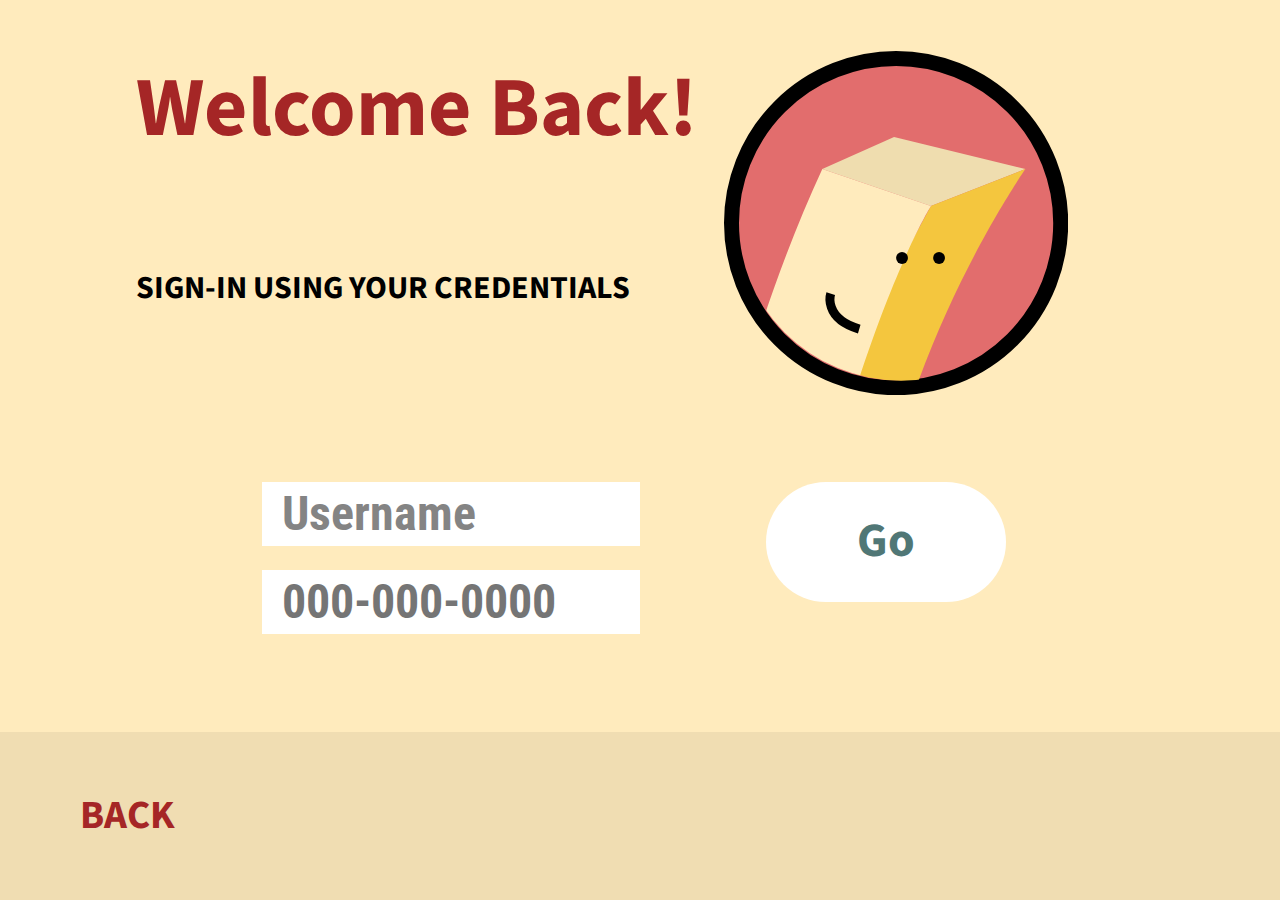
<file: index-returning.html>
<!doctype html>
<html class="no-js" lang="">

<head>
  <meta charset="utf-8">
  <title>FRY-DAY</title>
  <meta name="description" content="">
  <meta name="viewport" content="width=device-width, initial-scale=1">
  <link rel="stylesheet" href="css/normalize.css">
  <link rel="stylesheet" href="css/defaults.css">
  <link rel="stylesheet" href="css/main.css">
   <link rel="preconnect" href="https://fonts.gstatic.com">
<link href="https://fonts.googleapis.com/css2?family=Source+Sans+Pro:ital,wght@0,200;0,300;0,400;0,600;0,700;0,900;1,200;1,300;1,400;1,600;1,700;1,900&display=swap" rel="stylesheet"> 
 <link rel="preconnect" href="https://fonts.gstatic.com">
<link href="https://fonts.googleapis.com/css2?family=Roboto+Condensed:ital,wght@0,300;0,400;0,700;1,300;1,400;1,700&family=Source+Sans+Pro:ital,wght@0,200;0,300;0,400;0,600;0,700;0,900;1,200;1,300;1,400;1,600;1,700;1,900&display=swap" rel="stylesheet">
  <meta name="theme-color" content="#fafafa">
</head>

<body class="page-returning">

<header></header>

<main>

  <h1>Welcome Back!</h1>

   <div class="fry"><svg xmlns="http://www.w3.org/2000/svg" xmlns:xlink="http://www.w3.org/1999/xlink" width="344.211" height="344.211" viewBox="0 0 344.211 344.211">
  <defs>
    <clipPath id="clip-path">
      <circle id="Ellipse_2" data-name="Ellipse 2" cx="164.606" cy="164.606" r="164.606" transform="translate(1403.865 223.588)" fill="none"/>
    </clipPath>
  </defs>
  <g id="Group_10" data-name="Group 10" transform="translate(-1391.48 -223.158)">
    <circle id="Ellipse_1" data-name="Ellipse 1" cx="164.606" cy="164.606" r="164.606" transform="translate(1398.98 230.658)" fill="#e26d6d" stroke="#000" stroke-miterlimit="10" stroke-width="15"/>
    <g id="Group_9" data-name="Group 9">
      <g id="Group_8" data-name="Group 8" clip-path="url(#clip-path)">
        <path id="Path_78" data-name="Path 78" d="M1598.449,378.2l94.427-37.007-131.318-32.067-71.765,32.067Z" fill="#efddaf"/>
        <path id="Path_79" data-name="Path 79" d="M1692.876,341.189s-138.363,198.239-151.694,413.642-24.309-173.89-24.309-173.89l19.43-88.366L1598.449,378.2Z" fill="#f4c63e"/>
        <path id="Path_80" data-name="Path 80" d="M1330.565,2158.049s-141.536-1165.3,159.228-1816.86L1598.449,378.2S1348.257,773.258,1330.565,2158.049Z" fill="#ffebbd"/>
      </g>
    </g>
    <path id="Path_81" data-name="Path 81" d="M1498.206,465.788s-7.819,24.705,28.512,35.523" fill="none" stroke="#000" stroke-miterlimit="10" stroke-width="9"/>
    <circle id="Ellipse_3" data-name="Ellipse 3" cx="5.923" cy="5.923" r="5.923" transform="translate(1563.585 424.26)"/>
    <circle id="Ellipse_4" data-name="Ellipse 4" cx="5.923" cy="5.923" r="5.923" transform="translate(1600.609 424.26)"/>
  </g>
</svg>
</div>

  <h2>Sign-in using your credentials</h2>

  <div class="signinform">

<form>
  <label for ="username" class="sr-only">Username</label>
  <input type = "text" id="username" name="username" value="Username" required>
  <label for ="cellphone" class="sr-only">cell number</label>
  <input type="tel" id="cellphone" name="cellphone" placeholder="000-000-0000" pattern="[0-9]{3}-[0-9]{3}-[0-9]{4}"><br><br>
  <button type="submit">Go</button>
</form>

</div>

</main>


<footer>
  
  <a href="index.html">BACK</a>

</footer>

  <!-- Related JavaScript files -->
  <script src="js/vendor/modernizr-3.11.2.min.js"></script>
  <script src="js/plugins.js"></script>
  <script src="js/returninguser.js"></script>
  <script src="js/main.js"></script>

  <!-- Google Analytics: change UA-XXXXX-Y to be your site's ID. -->
  <script>
    window.ga = function () { ga.q.push(arguments) }; ga.q = []; ga.l = +new Date;
    ga('create', 'UA-XXXXX-Y', 'auto'); ga('set', 'anonymizeIp', true); ga('set', 'transport', 'beacon'); ga('send', 'pageview')
  </script>
  <script src="https://www.google-analytics.com/analytics.js" async></script>

</body>

</html>
</file>
<file: css/defaults.css>
/*! HTML5 Boilerplate v8.0.0 | MIT License | https://html5boilerplate.com/ */

/* main.css 2.1.0 | MIT License | https://github.com/h5bp/main.css#readme */
/*
 * What follows is the result of much research on cross-browser styling.
 * Credit left inline and big thanks to Nicolas Gallagher, Jonathan Neal,
 * Kroc Camen, and the H5BP dev community and team.
 */

/* ==========================================================================
   Base styles: opinionated defaults
   ========================================================================== */

html {
  color: #222;
  font-size: 1em;
  line-height: 1.4;
}

/*
 * Remove text-shadow in selection highlight:
 * https://twitter.com/miketaylr/status/12228805301
 *
 * Vendor-prefixed and regular ::selection selectors cannot be combined:
 * https://stackoverflow.com/a/16982510/7133471
 *
 * Customize the background color to match your design.
 */

::-moz-selection {
  background: #b3d4fc;
  text-shadow: none;
}

::selection {
  background: #b3d4fc;
  text-shadow: none;
}

/*
 * A better looking default horizontal rule
 */

hr {
  display: block;
  height: 1px;
  border: 0;
  border-top: 1px solid #ccc;
  margin: 1em 0;
  padding: 0;
}

/*
 * Remove the gap between audio, canvas, iframes,
 * images, videos and the bottom of their containers:
 * https://github.com/h5bp/html5-boilerplate/issues/440
 */

audio,
canvas,
iframe,
img,
svg,
video {
  vertical-align: middle;
}

/*
 * Remove default fieldset styles.
 */

fieldset {
  border: 0;
  margin: 0;
  padding: 0;
}

/*
 * Allow only vertical resizing of textareas.
 */

textarea {
  resize: vertical;
}

/* ==========================================================================
   Author's custom styles
   ========================================================================== */

/* ==========================================================================
   Helper classes
   ========================================================================== */

/*
 * Hide visually and from screen readers
 */

.hidden,
[hidden] {
  display: none !important;
}

/*
 * Hide only visually, but have it available for screen readers:
 * https://snook.ca/archives/html_and_css/hiding-content-for-accessibility
 *
 * 1. For long content, line feeds are not interpreted as spaces and small width
 *    causes content to wrap 1 word per line:
 *    https://medium.com/@jessebeach/beware-smushed-off-screen-accessible-text-5952a4c2cbfe
 */

.sr-only {
  border: 0;
  clip: rect(0, 0, 0, 0);
  height: 1px;
  margin: -1px;
  overflow: hidden;
  padding: 0;
  position: absolute;
  white-space: nowrap;
  width: 1px;
  /* 1 */
}

/*
 * Extends the .sr-only class to allow the element
 * to be focusable when navigated to via the keyboard:
 * https://www.drupal.org/node/897638
 */

.sr-only.focusable:active,
.sr-only.focusable:focus {
  clip: auto;
  height: auto;
  margin: 0;
  overflow: visible;
  position: static;
  white-space: inherit;
  width: auto;
}

/*
 * Hide visually and from screen readers, but maintain layout
 */

.invisible {
  visibility: hidden;
}

/*
 * Clearfix: contain floats
 *
 * For modern browsers
 * 1. The space content is one way to avoid an Opera bug when the
 *    `contenteditable` attribute is included anywhere else in the document.
 *    Otherwise it causes space to appear at the top and bottom of elements
 *    that receive the `clearfix` class.
 * 2. The use of `table` rather than `block` is only necessary if using
 *    `:before` to contain the top-margins of child elements.
 */

.clearfix::before,
.clearfix::after {
  content: " ";
  display: table;
}

.clearfix::after {
  clear: both;
}

/* ==========================================================================
   EXAMPLE Media Queries for Responsive Design.
   These examples override the primary ('mobile first') styles.
   Modify as content requires.
   ========================================================================== */

@media only screen and (min-width: 35em) {
  /* Style adjustments for viewports that meet the condition */
}

@media print,
  (-webkit-min-device-pixel-ratio: 1.25),
  (min-resolution: 1.25dppx),
  (min-resolution: 120dpi) {
  /* Style adjustments for high resolution devices */
}

/* ==========================================================================
   Print styles.
   Inlined to avoid the additional HTTP request:
   https://www.phpied.com/delay-loading-your-print-css/
   ========================================================================== */

@media print {
  *,
  *::before,
  *::after {
    background: #fff !important;
    color: #000 !important;
    /* Black prints faster */
    box-shadow: none !important;
    text-shadow: none !important;
  }

  a,
  a:visited {
    text-decoration: underline;
  }

  a[href]::after {
    content: " (" attr(href) ")";
  }

  abbr[title]::after {
    content: " (" attr(title) ")";
  }

  /*
   * Don't show links that are fragment identifiers,
   * or use the `javascript:` pseudo protocol
   */
  a[href^="#"]::after,
  a[href^="javascript:"]::after {
    content: "";
  }

  pre {
    white-space: pre-wrap !important;
  }

  pre,
  blockquote {
    border: 1px solid #999;
    page-break-inside: avoid;
  }

  /*
   * Printing Tables:
   * https://web.archive.org/web/20180815150934/http://css-discuss.incutio.com/wiki/Printing_Tables
   */
  thead {
    display: table-header-group;
  }

  tr,
  img {
    page-break-inside: avoid;
  }

  p,
  h2,
  h3 {
    orphans: 3;
    widows: 3;
  }

  h2,
  h3 {
    page-break-after: avoid;
  }
}
</file>
<file: css/main.css>
.page-cart main {
  height: 20vh;
  grid-template-rows: 1fr 1fr; }
  .page-cart main h2 {
    grid-column: 1/-1;
    justify-self: center;
    grid-row: 1;
    font-size: 3rem; }
  .page-cart main .qty {
    grid-column: 4;
    grid-row: 2;
    justify-self: center; }
  .page-cart main .price {
    grid-column: 5;
    grid-row: 2;
    justify-self: center; }
  .page-cart main h6 {
    grid-column: 3 / span 4;
    grid-row: 3;
    justify-self: center;
    font-size: 2rem; }

.page-payment main {
  grid-template-rows: repeat(3, auto);
  row-gap: 0; }
  .page-payment main h2 {
    grid-column: 3 / span 4;
    grid-row: 1;
    justify-self: center;
    align-self: end; }
  .page-payment main .price {
    grid-column: 3 / span 4;
    grid-row: 2;
    justify-self: center;
    align-self: start; }
  .page-payment main form {
    display: grid;
    grid-column: 3 / span 4;
    grid-row: 3;
    row-gap: 1.2rem;
    justify-self: center; }
    .page-payment main form .credit {
      display: grid;
      grid-template-columns: 1fr 1fr;
      column-gap: 1rem; }
    .page-payment main form button {
      justify-self: end; }

.page-confirm {
  height: 80vh; }
  .page-confirm main {
    align-items: center;
    grid-template-rows: repeat(2, auto); }
    .page-confirm main h1 {
      grid-row: 1;
      grid-column: 1 / span 3;
      justify-self: center;
      align-self: end; }
    .page-confirm main h2 {
      grid-row: 2;
      grid-column: 1 / span 3;
      justify-self: center;
      align-self: start;
      font-size: 20rem;
      line-height: 1; }
    .page-confirm main .logo {
      grid-column: 4 / span 5;
      grid-row: 1/-1;
      justify-self: center;
      align-self: center; }

.overlay {
  height: 100vh;
  display: grid;
  position: fixed;
  top: 0;
  left: 0;
  width: 100%;
  height: 100%;
  padding: 0;
  margin: 0;
  transition: transform .4s;
  z-index: 0;
  opacity: 0; }

.page-home main {
  background-color: #FFEBBD;
  z-index: 1;
  height: 70vh;
  grid-template-rows: 1fr 1fr; }
  .page-home main .top {
    grid-row: 1;
    grid-column: -1/1;
    display: grid;
    grid-template-columns: repeat(8, 1fr);
    grid-template-rows: repeat 3, auto; }
    .page-home main .top h1 {
      grid-column: 1 / span 6;
      grid-row: 1;
      align-self: end;
      z-index: 0; }
    .page-home main .top .fryguy {
      grid-column: 5 / span 4;
      grid-row: 1 / span 3;
      width: 59%;
      justify-self: end;
      z-index: 0; }
    .page-home main .top h2 {
      grid-column: 1 / span 4;
      grid-row: 2;
      align-self: start;
      text-transform: none;
      font-size: 3rem; }
    .page-home main .top p {
      grid-column: 1 / span 4;
      grid-row: 3;
      align-self: start;
      font-size: 28px;
      font-weight: 300; }
  .page-home main .bottom {
    grid-column: -1/1;
    grid-row: 2 / span 2;
    display: grid;
    grid-template-rows: repeat(auto); }
    .page-home main .bottom .card {
      display: grid;
      grid-template-columns: auto auto;
      display: grid; }
      .page-home main .bottom .card .image {
        grid-column: 1;
        width: 600px; }
        .page-home main .bottom .card .image img {
          height: 100%;
          width: 100%;
          object-fit: cover;
          box-shadow: 0 8px 6px -6px black; }
      .page-home main .bottom .card .text {
        padding: 1rem;
        display: grid;
        grid-template-rows: auto auto auto;
        grid-column: 2; }
        .page-home main .bottom .card .text h3 {
          font-size: 40px;
          font-weight: 700;
          margin: 0;
          align-self: end;
          padding: 0; }
        .page-home main .bottom .card .text p {
          padding: 0;
          font-size: 28px;
          font-weight: 300;
          align-self: start; }
        .page-home main .bottom .card .text .button-card {
          margin-top: -5rem;
          align-self: start; }

.page-login main {
  height: 90vh;
  grid-template-rows: 1fr 1fr 1fr; }
  .page-login main .logo {
    grid-column: 3 / span 4;
    justify-self: center;
    align-self: start;
    grid-row: 1;
    width: 528px; }
  .page-login main h2 {
    grid-column: -1/1;
    grid-row: 2;
    align-self: center;
    justify-self: center;
    font-size: 2rem;
    transform-text: uppercase; }
  .page-login main .buttons-main {
    grid-column: 1 / span 8;
    grid-row: 3;
    align-self: start;
    justify-self: center;
    display: grid;
    grid-template-columns: 1fr 1fr;
    width: 90%; }
    .page-login main .buttons-main a:nth-child(1) {
      padding: 11px 17px;
      align-self: center;
      background-image: url(../img/redbutton.svg);
      background-size: contain;
      background-repeat: no-repeat;
      font-size: 40px;
      font-weight: 700;
      line-height: 2;
      color: #FFEBBD; }
    .page-login main .buttons-main a:nth-child(2) {
      padding: 20px 29px;
      font-size: 40px;
      font-weight: 700;
      align-self: center;
      background-image: url(../img/greenbutton.svg);
      background-size: contain;
      background-repeat: no-repeat;
      justify-self: end;
      color: #FFEBBD; }

.page-new .signupform {
  grid-column: 1 / span 8;
  grid-row: 3; }
  .page-new .signupform form {
    display: grid;
    grid-template-columns: repeat(8, 1fr);
    grid-template-rows: 1fr 1fr 1fr;
    row-gap: 1.5rem; }
    .page-new .signupform form input[name="email"] {
      grid-row: 1;
      grid-column: 2 / span 3; }
    .page-new .signupform form input[name="username"] {
      grid-row: 2;
      grid-column: 2 / span 3; }
    .page-new .signupform form input[name="cellphone"] {
      grid-row: 3;
      grid-column: 2 / span 3; }
    .page-new .signupform form button {
      grid-row: 2 / span 2;
      grid-column: 6 / span 2;
      align-self: end; }

footer {
  grid-template-columns: 1fr 1fr; }
  footer :nth-child(1) {
    text-decoration: none;
    font-size: 40px;
    color: #A52626; }
  footer :nth-child(2) {
    justify-self: end; }

.page-qty main {
  background-color: #FFEBBD;
  height: 70vh;
  grid-template-rows: 1fr 1fr 1fr;
  grid-template-columns: repeat(8, 1fr); }
  .page-qty main h1 {
    grid-column: 1 / span 4;
    grid-row: 1;
    align-self: end; }
  .page-qty main h3 {
    font-size: 3rem; }
  .page-qty main .fryguy {
    grid-column: 6 / span 3;
    grid-row: 1 / span 2;
    justify-self: center; }
  .page-qty main p {
    font-size: 32px;
    grid-column: 1 / span 4;
    grid-row: 2;
    align-self: start; }
  .page-qty main .count {
    grid-column: 1 / span 4;
    grid-row: 4;
    align-self: start;
    display: grid;
    grid-template-columns: auto auto auto;
    place-items: center;
    column-gap: 1rem; }
    .page-qty main .count input {
      justify-self: start; }
    .page-qty main .count svg {
      justify-self: center;
      cursor: pointer; }
  .page-qty main .price {
    grid-column: 6 / span 3;
    grid-row: 3;
    justify-self: center;
    align-self: end; }
.page-qty footer .backarrow {
  align-self: center; }

input::-webkit-outer-spin-button,
input::-webkit-inner-spin-button {
  -webkit-appearance: none;
  margin: 0; }

/* Firefox */
input[type=number] {
  -moz-appearance: textfield;
  text-align: center;
  width: 250px; }

.page-returning main, .page-new main {
  height: 70vh;
  grid-template-rows: 1fr 1fr 1fr; }
  .page-returning main h1, .page-new main h1 {
    grid-column: 1 / span 5;
    justify-self: start;
    grid-row: 1; }
  .page-returning main h2, .page-new main h2 {
    grid-column: 1 / span 4;
    grid-row: 2;
    justify-self: start;
    align-self: start; }
  .page-returning main .fry, .page-new main .fry {
    grid-column: 5 / span 4;
    grid-row: 1 / span 3;
    justify-self: center;
    align-self: start; }
  .page-returning main .signinform, .page-new main .signinform {
    grid-column: 1 / span 8;
    grid-row: 3; }
    .page-returning main .signinform form, .page-new main .signinform form {
      display: grid;
      grid-template-columns: repeat(8, 1fr);
      grid-template-rows: 1fr 1fr;
      row-gap: 1.5rem; }
      .page-returning main .signinform form input[name="username"], .page-new main .signinform form input[name="username"] {
        grid-row: 1;
        grid-column: 2 / span 3; }
      .page-returning main .signinform form input[name="cellphone"], .page-new main .signinform form input[name="cellphone"] {
        grid-row: 2;
        grid-column: 2 / span 3; }
      .page-returning main .signinform form button, .page-new main .signinform form button {
        grid-row: 1 / span 2;
        grid-column: 6 / span 2; }
.page-returning footer, .page-new footer {
  grid-template-columns: 1fr 1fr; }
  .page-returning footer :nth-child(1), .page-new footer :nth-child(1) {
    text-decoration: none;
    font-size: 40px;
    color: #A52626; }
  .page-returning footer :nth-child(2), .page-new footer :nth-child(2) {
    justify-self: end; }

footer {
  height: 10.5rem;
  align-self: end;
  width: 100vw;
  grid-row: 3;
  display: grid;
  grid-template-columns: auto auto 1fr;
  column-gap: 1rem;
  background-color: #F0DDB2;
  font-family: 'Source Sans Pro', sans-serif;
  font-weight: 700;
  align-items: center;
  padding: 0 5rem; }
  footer .backarrow {
    display: grid;
    place-items: center;
    width: 26px; }
  footer :nth-child(2) {
    line-height: 1;
    text-decoration: none;
    font-size: 40px;
    color: #A52626; }
  footer :nth-child(3) {
    justify-self: end; }

header {
  align-self: end;
  width: 100vw;
  grid-row: 1;
  display: grid;
  align-self: start;
  justify-items: center; }
  header h1 {
    border-bottom: 8px solid #4E9391;
    padding-top: 3rem;
    margin: 0;
    font-family: 'Roboto Condensed', sans-serif;
    font-weight: 700;
    font-size: 72px; }

.page-menu-selection {
  place-items: stretch; }
  .page-menu-selection main {
    grid-row: 1;
    grid-template-columns: auto;
    grid-template-rows: auto auto 1fr;
    padding: 1rem 0 0 0; }
    .page-menu-selection main h1 {
      margin: 0 0 0 5rem;
      font-size: 80px;
      padding: 0; }
    .page-menu-selection main p {
      font-size: 28px;
      font-weight: 300;
      margin-left: 5rem; }

.main-carousel {
  height: 70vh;
  margin-bottom: -10rem; }
  .main-carousel .carousel-cell {
    padding: 1rem 0 1rem 1rem;
    width: 40%;
    height: 100%;
    display: grid;
    grid-template-columns: 1fr;
    grid-template-rows: 1fr; }
    .main-carousel .carousel-cell h1 {
      color: #efefef;
      background-color: rgba(0, 0, 0, 0.3);
      font-weight: 700;
      grid-row: 1;
      grid-column: 1;
      z-index: 1;
      margin: 0;
      padding: 1rem;
      border-radius: 0 0 10px 10px;
      align-self: end;
      font-size: 3rem; }
    .main-carousel .carousel-cell img {
      grid-row: 1;
      grid-column: 1;
      height: 100%;
      width: 100%;
      object-fit: cover;
      border-radius: 10px; }
    .main-carousel .carousel-cell p {
      font-size: 20px;
      font-weight: 500;
      margin: 0;
      padding: 0; }
    .main-carousel .carousel-cell a {
      padding: 0 4rem 0 4rem;
      align-self: center;
      background-image: url(../img/greenbutton.svg);
      background-size: contain;
      background-repeat: no-repeat;
      font-size: 40px;
      font-weight: 700;
      color: #FFEBBD;
      text-decoration: none;
      padding: 0 32px 3px 32px; }

h1 {
  color: #A52626;
  font-size: 5.25rem; }

h2 {
  color: #000;
  text-transform: uppercase;
  font-size: 2rem; }

button {
  border-style: none;
  background-color: #fff;
  color: #507776;
  font-size: 3rem;
  border-radius: 80px;
  height: 120px;
  width: 240px;
  font-weight: 700; }

.menu-button {
  align-self: center;
  background-image: url(../img/multicolorbutton.svg);
  background-size: cover;
  background-repeat: no-repeat;
  font-size: 40px;
  font-weight: 700;
  color: #000;
  text-decoration: none;
  padding: 0 32px 3px 32px; }

.cart-button {
  background-image: url(../img/multicolorbutton.svg);
  background-size: contain;
  background-repeat: no-repeat;
  font-size: 28px;
  font-weight: 700;
  color: #000;
  text-decoration: none;
  padding: 22px 28px 18px 28px; }

.cart-button-pay {
  background-image: url(../img/multicolorbutton.svg);
  background-size: contain;
  background-repeat: no-repeat;
  font-size: 40px;
  font-weight: 700;
  color: #000;
  text-decoration: none;
  padding: 0px 54px 7px 54px; }

.add-cart-button {
  align-self: center;
  background-image: url(../img/multicolorbutton.svg);
  background-size: contain;
  background-repeat: no-repeat;
  font-size: 23px;
  font-weight: 700;
  color: #000;
  text-decoration: none;
  padding: 18px 32px 33px 32px; }

.add-cart-button-last {
  align-self: center;
  background-image: url(../img/multicolorbutton.svg);
  background-size: contain;
  background-repeat: no-repeat;
  font-size: 35px;
  font-weight: 700;
  color: #000;
  text-decoration: none;
  padding: 18px 41px 33px 45px; }

* {
  box-sizing: border-box; }

body {
  height: 100vh;
  display: grid;
  place-items: center;
  margin: 0;
  padding: 0;
  background-color: #FFEBBD; }
  body main {
    padding: 0 5rem;
    grid-row: 2;
    height: 100%;
    display: grid;
    grid-template-columns: repeat(8, 7rem);
    grid-gap: 1rem; }
    body main button, body main h1, body main h2, body main h3, body main h6, body main p, body main .price {
      margin: 0;
      padding: 0;
      font-family: 'Source Sans Pro', sans-serif; }
    body main a {
      font-family: 'Roboto Condensed', sans-serif;
      text-decoration: none; }

input {
  font-family: 'Roboto Condensed', sans-serif;
  font-size: 48px;
  font-weight: 700;
  height: 64px;
  border: none;
  color: #848484;
  width: 100%;
  padding-left: 1.25rem; }

/*# sourceMappingURL=main.css.map */
</file>
